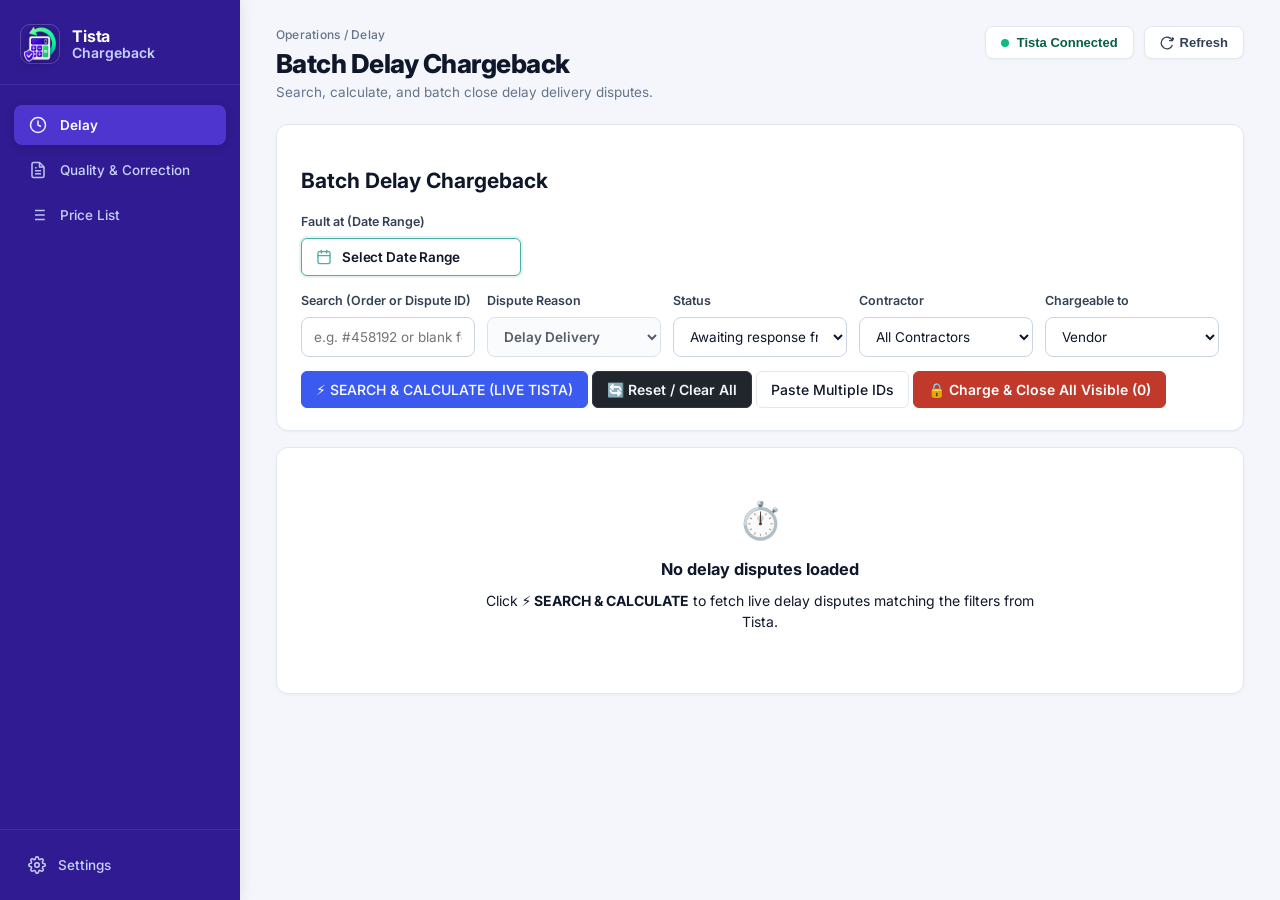
<file: index.html>
<!DOCTYPE html>
<html lang="en">
<head>
  <meta charset="UTF-8">
  <meta http-equiv="refresh" content="0; url=Chargeback%20Calculator.html">
  <title>Tista Chargeback Calculator</title>
</head>
<body style="font-family:sans-serif;text-align:center;padding-top:50px;background:#0d1117;color:#fff;">
  <h2>Redirecting to Chargeback Calculator...</h2>
  <p><a href="Chargeback%20Calculator.html" style="color:#20b2aa;">Click here if not redirected automatically</a></p>
  <script>window.location.replace("Chargeback%20Calculator.html");</script>
</body>
</html>
</file>
